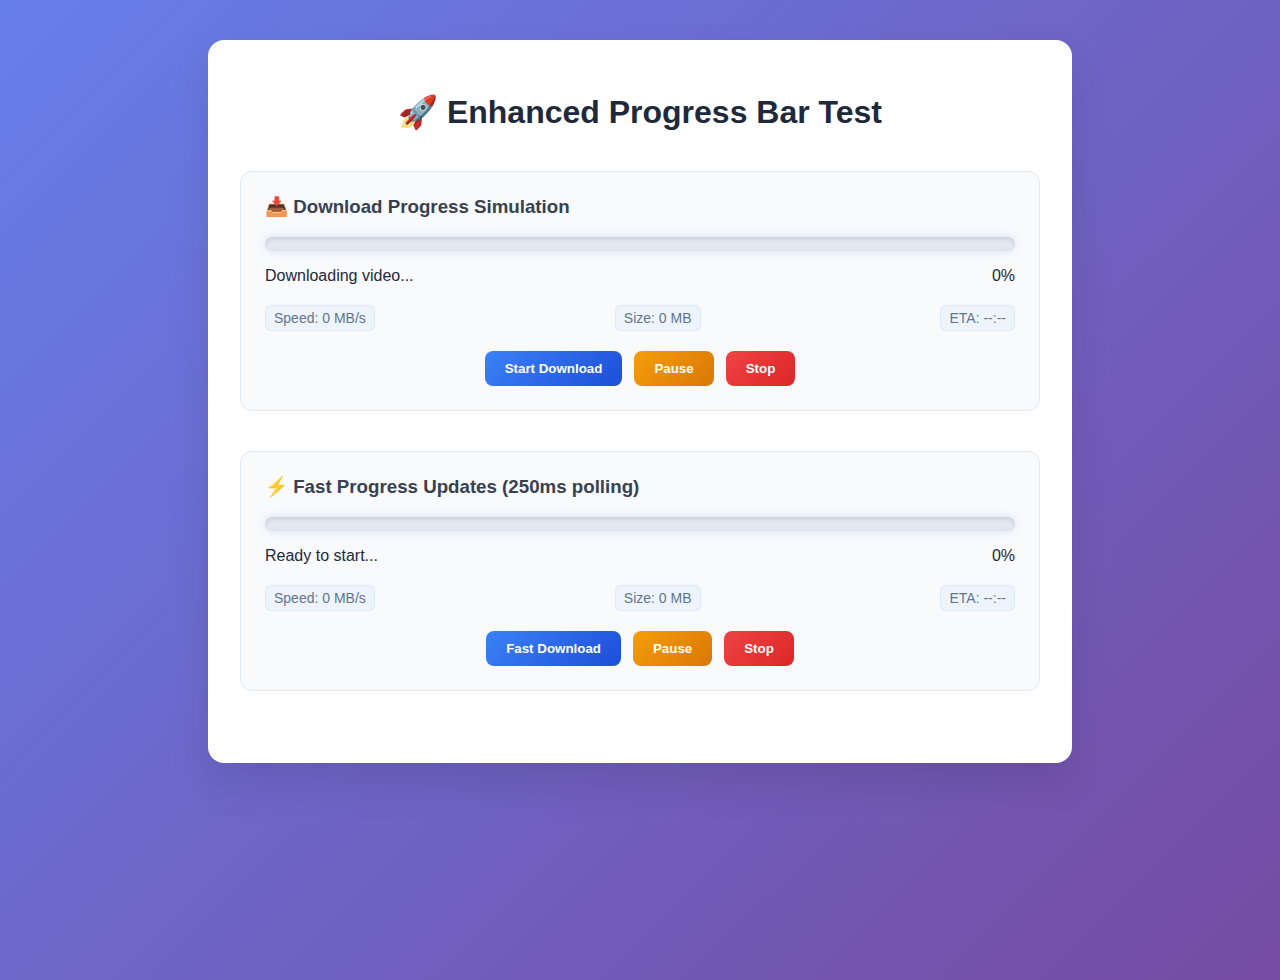
<file: ui/progress_test.html>
<!DOCTYPE html>
<html lang="en">
<head>
    <meta charset="UTF-8">
    <meta name="viewport" content="width=device-width, initial-scale=1.0">
    <title>Enhanced Progress Bar Test</title>
    <style>
        body {
            font-family: -apple-system, BlinkMacSystemFont, 'Segoe UI', Roboto, sans-serif;
            background: linear-gradient(135deg, #667eea 0%, #764ba2 100%);
            margin: 0;
            padding: 40px;
            min-height: 100vh;
        }

        .container {
            max-width: 800px;
            margin: 0 auto;
            background: white;
            border-radius: 16px;
            padding: 32px;
            box-shadow: 0 20px 40px rgba(0, 0, 0, 0.1);
        }

        h1 {
            text-align: center;
            color: #1e293b;
            margin-bottom: 40px;
        }

        .test-section {
            margin-bottom: 40px;
            padding: 24px;
            border: 1px solid #e2e8f0;
            border-radius: 12px;
            background: #f8fafc;
        }

        .test-section h3 {
            margin-top: 0;
            color: #374151;
        }

        /* Enhanced Progress Bar Styles */
        .progress-bar {
            width: 100%;
            height: 14px;
            background: #e2e8f0;
            border-radius: 7px;
            overflow: hidden;
            margin-bottom: 16px;
            box-shadow: inset 0 2px 4px rgba(0, 0, 0, 0.1);
            position: relative;
            transition: all 0.3s ease;
        }

        .progress-fill {
            height: 100%;
            background: linear-gradient(90deg, #3b82f6, #1d4ed8, #3b82f6);
            background-size: 200% 100%;
            width: 0%;
            transition: width 0.3s cubic-bezier(0.4, 0, 0.2, 1), background 0.3s ease;
            border-radius: 7px;
            animation: progressShimmer 2s infinite;
            position: relative;
            overflow: hidden;
        }

        .progress-downloading .progress-fill {
            background: linear-gradient(90deg, #3b82f6, #1d4ed8, #3b82f6);
            animation: progressShimmer 1.5s infinite, progressPulse 2s infinite;
        }

        .progress-paused .progress-fill {
            background: linear-gradient(90deg, #f59e0b, #d97706, #f59e0b);
            animation: progressShimmer 3s infinite;
        }

        .progress-error .progress-fill {
            background: linear-gradient(90deg, #ef4444, #dc2626, #ef4444);
            animation: progressShimmer 2s infinite;
        }

        .progress-downloading {
            box-shadow: inset 0 2px 4px rgba(0, 0, 0, 0.1), 0 0 10px rgba(59, 130, 246, 0.2);
        }

        @keyframes progressShimmer {
            0% { background-position: 200% 0; }
            100% { background-position: -200% 0; }
        }

        @keyframes progressPulse {
            0%, 100% { 
                box-shadow: 0 0 5px rgba(59, 130, 246, 0.3);
                transform: scaleY(1);
            }
            50% { 
                box-shadow: 0 0 15px rgba(59, 130, 246, 0.6);
                transform: scaleY(1.05);
            }
        }

        .progress-info {
            display: flex;
            justify-content: space-between;
            margin-bottom: 20px;
            font-weight: 500;
            color: #1e293b;
            transition: all 0.3s ease;
        }

        .download-stats {
            display: flex;
            justify-content: space-between;
            font-size: 0.875rem;
            color: #64748b;
            margin-top: 12px;
            transition: all 0.3s ease;
        }

        .download-stats span {
            padding: 4px 8px;
            background: rgba(59, 130, 246, 0.05);
            border-radius: 6px;
            transition: all 0.3s ease;
            border: 1px solid rgba(59, 130, 246, 0.1);
        }

        .controls {
            display: flex;
            gap: 12px;
            margin-top: 20px;
            justify-content: center;
        }

        .btn {
            padding: 10px 20px;
            border: none;
            border-radius: 8px;
            font-weight: 600;
            cursor: pointer;
            transition: all 0.3s ease;
        }

        .btn-primary {
            background: linear-gradient(135deg, #3b82f6, #1d4ed8);
            color: white;
        }

        .btn-warning {
            background: linear-gradient(135deg, #f59e0b, #d97706);
            color: white;
        }

        .btn-danger {
            background: linear-gradient(135deg, #ef4444, #dc2626);
            color: white;
        }

        .btn:hover {
            transform: translateY(-2px);
            box-shadow: 0 4px 12px rgba(0, 0, 0, 0.2);
        }
    </style>
</head>
<body>
    <div class="container">
        <h1>🚀 Enhanced Progress Bar Test</h1>
        
        <div class="test-section">
            <h3>📥 Download Progress Simulation</h3>
            <div class="progress-bar progress-downloading" id="progressBar1">
                <div class="progress-fill" id="progressFill1"></div>
            </div>
            <div class="progress-info">
                <span id="progressText1">Downloading video...</span>
                <span id="progressPercent1">0%</span>
            </div>
            <div class="download-stats">
                <span id="downloadSpeed1">Speed: 0 MB/s</span>
                <span id="downloadSize1">Size: 0 MB</span>
                <span id="timeRemaining1">ETA: --:--</span>
            </div>
            <div class="controls">
                <button class="btn btn-primary" onclick="startSimulation(1)">Start Download</button>
                <button class="btn btn-warning" onclick="pauseSimulation(1)">Pause</button>
                <button class="btn btn-danger" onclick="stopSimulation(1)">Stop</button>
            </div>
        </div>

        <div class="test-section">
            <h3>⚡ Fast Progress Updates (250ms polling)</h3>
            <div class="progress-bar progress-downloading" id="progressBar2">
                <div class="progress-fill" id="progressFill2"></div>
            </div>
            <div class="progress-info">
                <span id="progressText2">Ready to start...</span>
                <span id="progressPercent2">0%</span>
            </div>
            <div class="download-stats">
                <span id="downloadSpeed2">Speed: 0 MB/s</span>
                <span id="downloadSize2">Size: 0 MB</span>
                <span id="timeRemaining2">ETA: --:--</span>
            </div>
            <div class="controls">
                <button class="btn btn-primary" onclick="startFastSimulation(2)">Fast Download</button>
                <button class="btn btn-warning" onclick="pauseSimulation(2)">Pause</button>
                <button class="btn btn-danger" onclick="stopSimulation(2)">Stop</button>
            </div>
        </div>
    </div>

    <script>
        let simulations = {};

        function updateProgress(id, progress, speed, size, eta, status = 'downloading') {
            const progressFill = document.getElementById(`progressFill${id}`);
            const progressText = document.getElementById(`progressText${id}`);
            const progressPercent = document.getElementById(`progressPercent${id}`);
            const downloadSpeed = document.getElementById(`downloadSpeed${id}`);
            const downloadSize = document.getElementById(`downloadSize${id}`);
            const timeRemaining = document.getElementById(`timeRemaining${id}`);
            const progressBar = document.getElementById(`progressBar${id}`);

            // Smooth progress animation
            progressFill.style.transition = 'width 0.3s cubic-bezier(0.4, 0, 0.2, 1)';
            progressFill.style.width = `${progress}%`;
            
            // Add pulse effect for active downloading
            if (progress > parseFloat(progressFill.dataset.lastProgress || 0) && progress < 100) {
                progressFill.style.boxShadow = '0 0 10px rgba(59, 130, 246, 0.5)';
                setTimeout(() => {
                    progressFill.style.boxShadow = '';
                }, 300);
            }
            progressFill.dataset.lastProgress = progress;

            // Update text
            progressText.textContent = status === 'completed' ? 'Download completed!' : 
                                     status === 'paused' ? 'Download paused' : 'Downloading...';
            progressPercent.textContent = `${Math.round(progress)}%`;
            downloadSpeed.textContent = `Speed: ${speed}`;
            downloadSize.textContent = `Size: ${size}`;
            timeRemaining.textContent = `ETA: ${eta}`;

            // Update progress bar state
            progressBar.className = `progress-bar progress-${status}`;

            // Completion effect
            if (progress >= 100) {
                progressFill.style.background = 'linear-gradient(90deg, #10b981, #059669)';
                progressBar.style.boxShadow = '0 0 20px rgba(16, 185, 129, 0.4)';
            }
        }

        function startSimulation(id) {
            if (simulations[id]) clearInterval(simulations[id]);
            
            let progress = 0;
            let speed = Math.random() * 5 + 2; // 2-7 MB/s
            const totalSize = Math.random() * 500 + 100; // 100-600 MB
            
            simulations[id] = setInterval(() => {
                if (progress >= 100) {
                    clearInterval(simulations[id]);
                    updateProgress(id, 100, '0 MB/s', `${totalSize.toFixed(1)} MB`, '00:00', 'completed');
                    return;
                }
                
                // Simulate variable speed
                speed = Math.max(0.5, speed + (Math.random() - 0.5) * 2);
                progress += Math.random() * 3 + 0.5; // 0.5-3.5% per update
                progress = Math.min(100, progress);
                
                const downloaded = (progress / 100) * totalSize;
                const remaining = totalSize - downloaded;
                const eta = remaining / speed;
                const etaMin = Math.floor(eta / 60);
                const etaSec = Math.floor(eta % 60);
                
                updateProgress(
                    id, 
                    progress, 
                    `${speed.toFixed(1)} MB/s`,
                    `${downloaded.toFixed(1)} / ${totalSize.toFixed(1)} MB`,
                    `${etaMin.toString().padStart(2, '0')}:${etaSec.toString().padStart(2, '0')}`
                );
            }, 1000); // 1 second updates
        }

        function startFastSimulation(id) {
            if (simulations[id]) clearInterval(simulations[id]);
            
            let progress = 0;
            let speed = Math.random() * 10 + 5; // 5-15 MB/s
            const totalSize = Math.random() * 200 + 50; // 50-250 MB
            
            simulations[id] = setInterval(() => {
                if (progress >= 100) {
                    clearInterval(simulations[id]);
                    updateProgress(id, 100, '0 MB/s', `${totalSize.toFixed(1)} MB`, '00:00', 'completed');
                    return;
                }
                
                // Simulate variable speed
                speed = Math.max(1, speed + (Math.random() - 0.5) * 3);
                progress += Math.random() * 2 + 0.2; // 0.2-2.2% per update
                progress = Math.min(100, progress);
                
                const downloaded = (progress / 100) * totalSize;
                const remaining = totalSize - downloaded;
                const eta = remaining / speed;
                const etaMin = Math.floor(eta / 60);
                const etaSec = Math.floor(eta % 60);
                
                updateProgress(
                    id, 
                    progress, 
                    `${speed.toFixed(1)} MB/s`,
                    `${downloaded.toFixed(1)} / ${totalSize.toFixed(1)} MB`,
                    `${etaMin.toString().padStart(2, '0')}:${etaSec.toString().padStart(2, '0')}`
                );
            }, 250); // 250ms updates - much more responsive!
        }

        function pauseSimulation(id) {
            if (simulations[id]) {
                clearInterval(simulations[id]);
                const progressBar = document.getElementById(`progressBar${id}`);
                progressBar.className = 'progress-bar progress-paused';
                document.getElementById(`progressText${id}`).textContent = 'Download paused';
            }
        }

        function stopSimulation(id) {
            if (simulations[id]) {
                clearInterval(simulations[id]);
                updateProgress(id, 0, '0 MB/s', '0 MB', '--:--', 'downloading');
            }
        }
    </script>
</body>
</html>
</file>
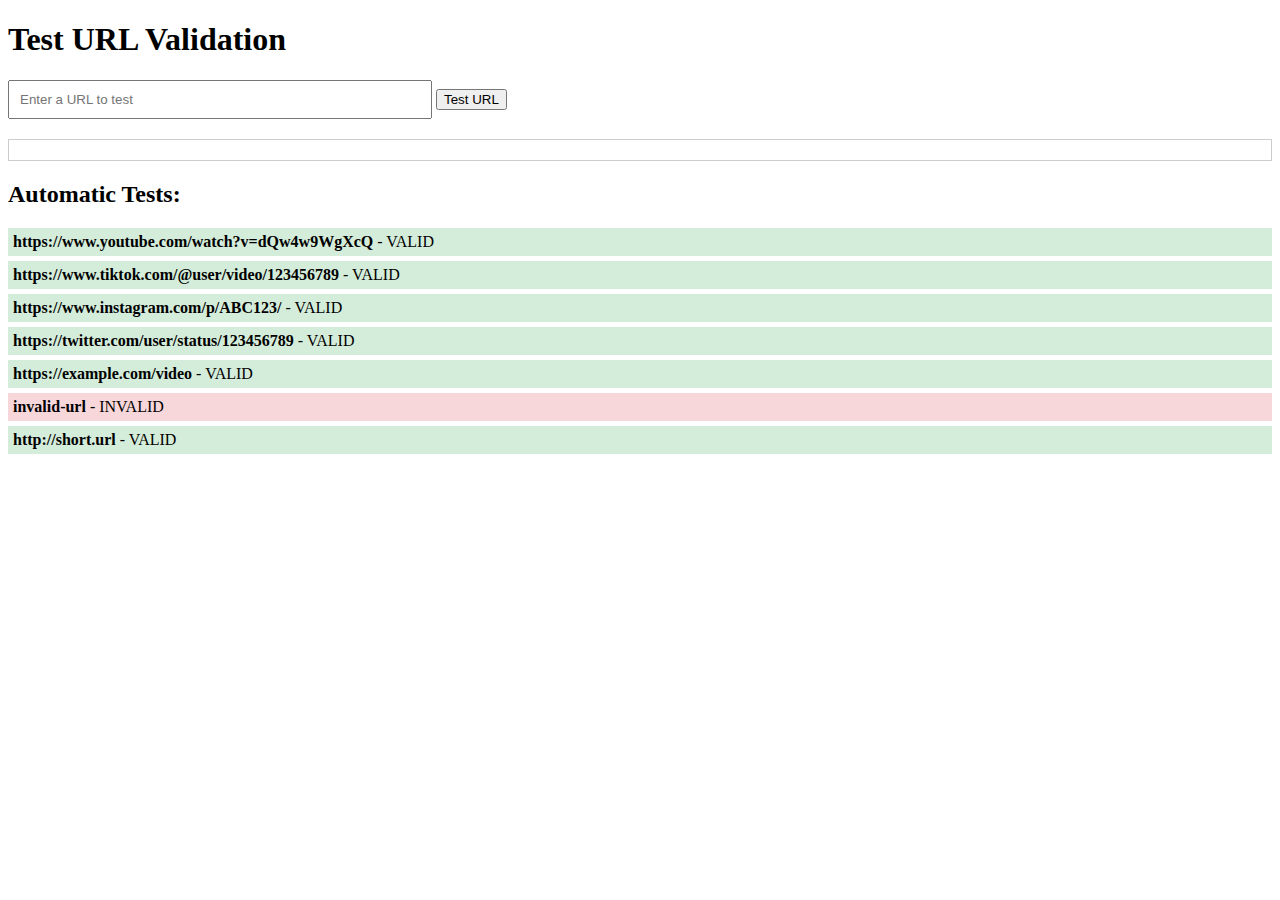
<file: ui/test_fix.html>
<!DOCTYPE html>
<html>
<head>
    <title>Test URL Validation Fix</title>
</head>
<body>
    <h1>Test URL Validation</h1>
    <input type="text" id="testUrl" placeholder="Enter a URL to test" style="width: 400px; padding: 10px;">
    <button id="testBtn" onclick="testUrl()">Test URL</button>
    <div id="result" style="margin-top: 20px; padding: 10px; border: 1px solid #ccc;"></div>

    <script>
        function isValidUrl(url) {
            try {
                const urlObj = new URL(url);
                // Accept any valid URL with http or https protocol
                return (urlObj.protocol === 'http:' || urlObj.protocol === 'https:') && url.length > 10;
            } catch {
                return false;
            }
        }

        function testUrl() {
            const url = document.getElementById('testUrl').value.trim();
            const isValid = isValidUrl(url);
            const result = document.getElementById('result');
            
            result.innerHTML = `
                <strong>URL:</strong> ${url}<br>
                <strong>Valid:</strong> ${isValid ? 'YES' : 'NO'}<br>
                <strong>Length:</strong> ${url.length}
            `;
            result.style.backgroundColor = isValid ? '#d4edda' : '#f8d7da';
            result.style.color = isValid ? '#155724' : '#721c24';
        }

        // Test some URLs automatically
        window.onload = function() {
            const testUrls = [
                'https://www.youtube.com/watch?v=dQw4w9WgXcQ',
                'https://www.tiktok.com/@user/video/123456789',
                'https://www.instagram.com/p/ABC123/',
                'https://twitter.com/user/status/123456789',
                'https://example.com/video',
                'invalid-url',
                'http://short.url'
            ];
            
            let results = '<h2>Automatic Tests:</h2>';
            testUrls.forEach(url => {
                const valid = isValidUrl(url);
                results += `<div style="margin: 5px 0; padding: 5px; background: ${valid ? '#d4edda' : '#f8d7da'};">
                    <strong>${url}</strong> - ${valid ? 'VALID' : 'INVALID'}
                </div>`;
            });
            
            document.body.innerHTML += results;
        };
    </script>
</body>
</html>
</file>
